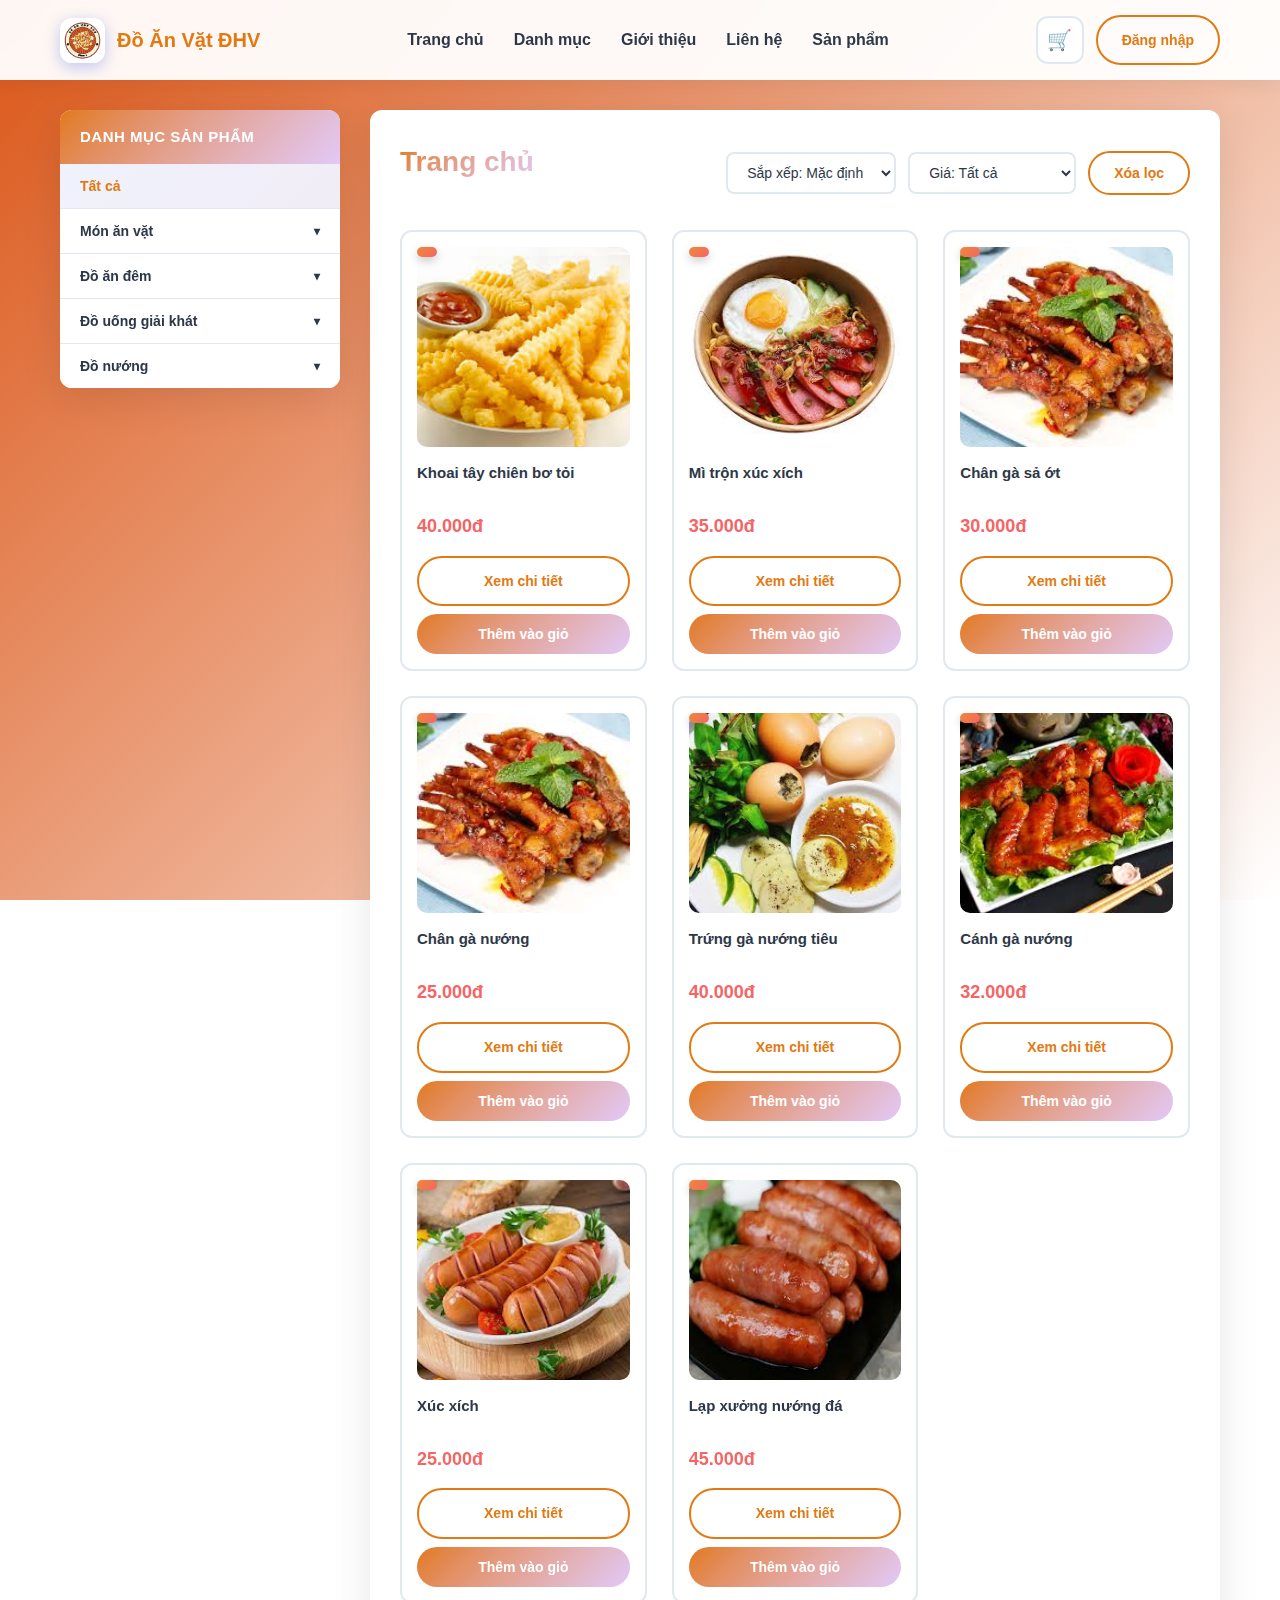
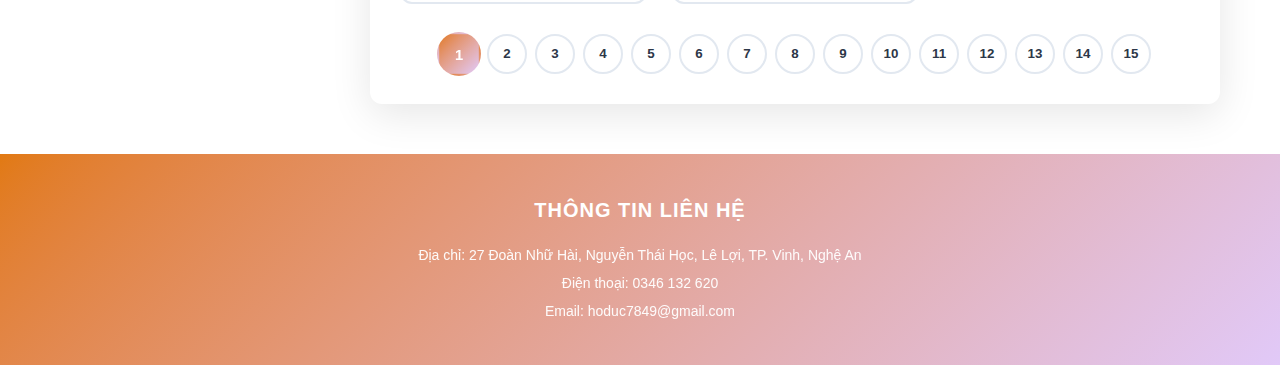
<file: index.html>
<!DOCTYPE html>
<html lang="vi">
  <head>
    <meta charset="UTF-8" />
    <title>Trang chủ - Đồ ăn vặt</title>
    <link rel="stylesheet" href="css/doan.css" />
  </head>
  <body>
    <header class="header">
      <div class="container">
        <div class="topbar">
          <a class="brand" href="index.html">
            <img
              class="brand__logo"
              src="images/logo.jpg"
              alt="Logo Đồ Ăn Vặt ĐHV"
            />
            <span>Đồ Ăn Vặt ĐHV</span>
          </a>

          <nav class="nav">
            <a data-nav href="index.html">Trang chủ</a>
            <a href="category.html?cat=ALL">Danh mục</a>
            <a data-nav href="about.html">Giới thiệu</a>
            <a data-nav href="contact.html">Liên hệ</a>
            <a data-nav href="product-detail.html">Sản phẩm</a>
          </nav>

          <div class="actions">
            <a class="icon-btn" href="cart.html" aria-label="Giỏ hàng">
              🛒
              <span class="badge hidden" id="cartCount">0</span>
            </a>
            <a class="btn btn--ghost" id="authLink" href="login.html"
              >Đăng nhập</a
            >
            <button class="menu-btn" data-menu-btn aria-label="Menu">☰</button>
          </div>
        </div>

        <div class="mobile-nav" data-mobile-nav>
          <a data-nav href="index.html">Trang chủ</a>
          <a data-nav href="about.html">Giới thiệu</a>
          <a data-nav href="contact.html">Liên hệ</a>
          <a data-nav href="product-detail.html">Sản phẩm</a>
          <a data-nav href="cart.html">Giỏ hàng</a>
          <a data-nav href="login.html">Đăng nhập</a>
        </div>
      </div>
    </header>

    <main class="main-wrapper">
      <aside class="sidebar">
        <h2 class="sidebar-title">DANH MỤC SẢN PHẨM</h2>

        <ul class="category-list" id="categoryList">
          <li class="category-item active">
            <button class="category-header" data-category="ALL" type="button">
              Tất cả
            </button>
          </li>

          <li class="category-item">
            <button
              class="category-header has-sub"
              data-category="Ăn vặt"
              type="button"
            >
              Món ăn vặt <span class="arrow">▾</span>
            </button>
            <ul class="subcategory-list">
              <li data-category="Ăn vặt" data-sub="Bim bim">Bim bim</li>
              <li data-category="Ăn vặt" data-sub="Khoai chiên">Khoai chiên</li>
              <li data-category="Ăn vặt" data-sub="Gà rán">Gà rán</li>
            </ul>
          </li>

          <li class="category-item">
            <button class="category-header has-sub" type="button">
              Đồ ăn đêm <span class="arrow">▾</span>
            </button>
            <ul class="subcategory-list">
              <li data-category="Ăn đêm" data-sub="Mì cay">Mì cay</li>
              <li data-category="Ăn đêm" data-sub="Lẩu">Lẩu</li>
              <li data-category="Ăn đêm" data-sub="Bún phở">Bún phở</li>
            </ul>
          </li>

          <li class="category-item">
            <button
              class="category-header has-sub"
              data-category="Đồ uống"
              type="button"
            >
              Đồ uống giải khát <span class="arrow">▾</span>
            </button>
            <ul class="subcategory-list">
              <li data-category="Đồ uống" data-sub="Trà sữa">Trà sữa</li>
              <li data-category="Đồ uống" data-sub="Sinh tố">Sinh tố</li>
              <li data-category="Đồ uống" data-sub="Nước ép">Nước ép</li>
            </ul>
          </li>

          <li class="category-item">
            <button
              class="category-header has-sub"
              data-category="Đồ nướng"
              type="button"
            >
              Đồ nướng <span class="arrow">▾</span>
            </button>
            <ul class="subcategory-list">
              <li data-category="Đồ nướng" data-sub="Thịt xiên">Thịt xiên</li>
              <li data-category="Đồ nướng" data-sub="Hải sản nướng">
                Hải sản nướng
              </li>
              <li data-category="Đồ nướng" data-sub="BBQ">BBQ tổng hợp</li>
            </ul>
          </li>
        </ul>
      </aside>

      <section class="content">
        <div class="content-head">
          <h1 class="page-title">Trang chủ</h1>

          <div class="toolbar">
            <select id="sortSelect" class="select">
              <option value="default">Sắp xếp: Mặc định</option>
              <option value="price_asc">Giá: Thấp → Cao</option>
              <option value="price_desc">Giá: Cao → Thấp</option>
              <option value="name_asc">Tên: A → Z</option>
            </select>

            <select id="priceFilter" class="select">
              <option value="ALL">Giá: Tất cả</option>
              <option value="0-20000">Dưới 20.000đ</option>
              <option value="20000-30000">20.000đ - 30.000đ</option>
              <option value="30000-50000">30.000đ - 50.000đ</option>
              <option value="50000-9999999">Trên 50.000đ</option>
            </select>

            <button id="clearFilter" class="btn-outline" type="button">
              Xóa lọc
            </button>
          </div>
        </div>

        <div class="product-grid" id="productGrid"></div>

        <div class="pagination" id="pagination"></div>
      </section>
    </main>

    <footer class="footer">
      <h2 class="footer-title">THÔNG TIN LIÊN HỆ</h2>
      <ul class="footer-info">
        <li>
          Địa chỉ: 27 Đoàn Nhữ Hài, Nguyễn Thái Học, Lê Lợi, TP. Vinh, Nghệ An
        </li>
        <li>Điện thoại: 0346 132 620</li>
        <li>Email: hoduc7849@gmail.com</li>
      </ul>
    </footer>
    <script src="js/doan.js"></script>
  </body>
</html>
</file>
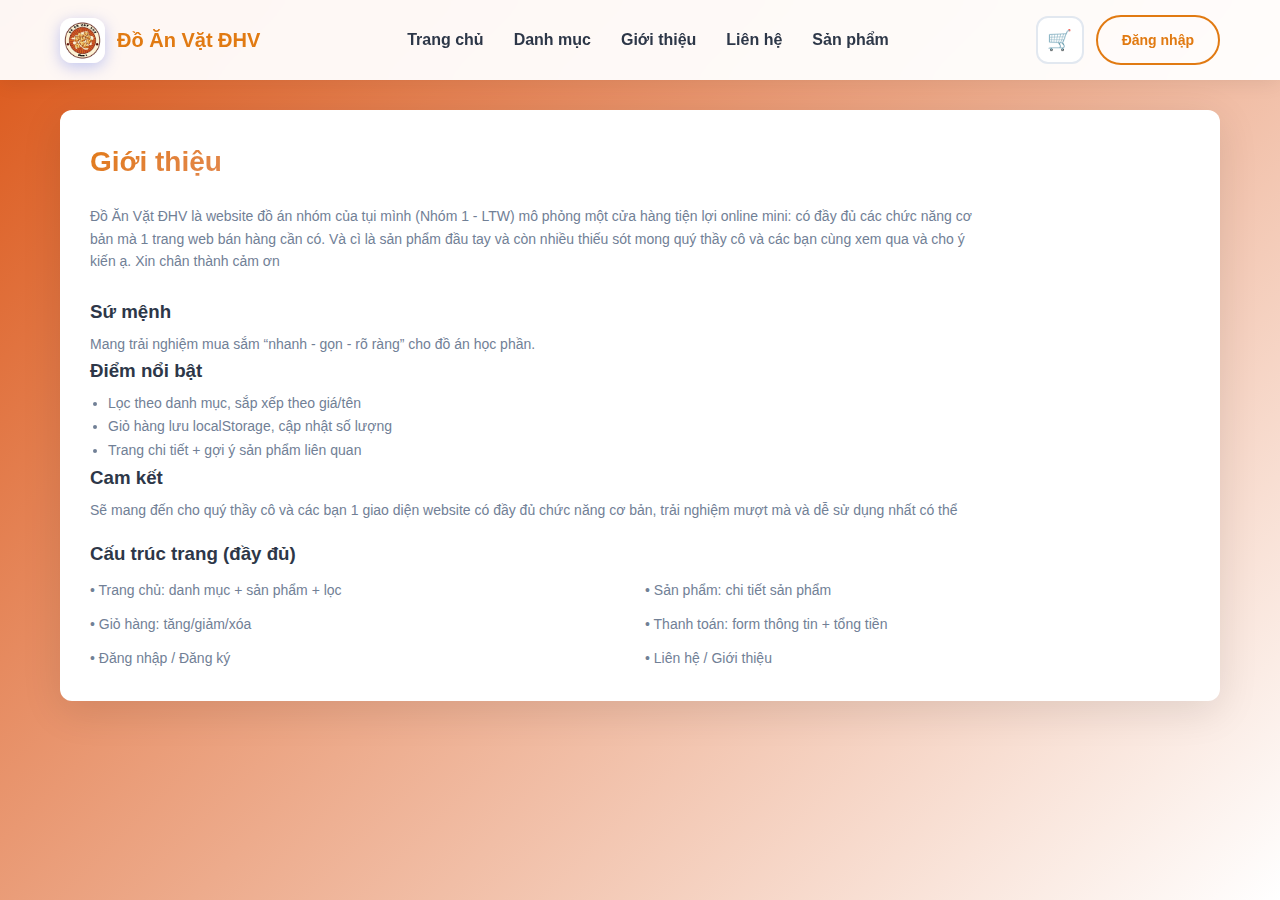
<file: about.html>
<!DOCTYPE html>
<html lang="vi">
  <head>
    <meta charset="UTF-8" />
    <title>Giới thiệu</title>
    <link rel="stylesheet" href="css/doan.css" />
  </head>
  <body>
    <header class="header">
      <div class="container">
        <div class="topbar">
          <a class="brand" href="index.html">
            <img
              class="brand__logo"
              src="images/logo.jpg"
              alt="Logo Đồ Ăn Vặt ĐHV"
            />
            <span>Đồ Ăn Vặt ĐHV</span>
          </a>

          <nav class="nav">
            <a data-nav href="index.html">Trang chủ</a>
            <a href="category.html?cat=ALL">Danh mục</a>
            <a data-nav href="about.html">Giới thiệu</a>
            <a data-nav href="contact.html">Liên hệ</a>
            <a data-nav href="product-detail.html">Sản phẩm</a>
          </nav>

          <div class="actions">
            <a class="icon-btn" href="cart.html" aria-label="Giỏ hàng">
              🛒
              <span class="badge hidden" id="cartCount">0</span>
            </a>
            <a class="btn btn--ghost" id="authLink" href="login.html"
              >Đăng nhập</a
            >
            <button class="menu-btn" data-menu-btn aria-label="Menu">☰</button>
          </div>
        </div>

        <div class="mobile-nav" data-mobile-nav>
          <a data-nav href="index.html">Trang chủ</a>
          <a data-nav href="about.html">Giới thiệu</a>
          <a data-nav href="contact.html">Liên hệ</a>
          <a data-nav href="product-detail.html">Sản phẩm</a>
          <a data-nav href="cart.html">Giỏ hàng</a>
          <a data-nav href="login.html">Đăng nhập</a>
        </div>
      </div>
    </header>

    <main class="main-wrapper" style="grid-template-columns: 1fr">
      <section class="content">
        <h1 class="page-title">Giới thiệu</h1>

        <div class="content-head">
          <p class="muted" style="margin: 0; max-width: 900px">
            Đồ Ăn Vặt ĐHV là website đồ án nhóm của tụi mình (Nhóm 1 - LTW) mô
            phỏng một cửa hàng tiện lợi online mini: có đầy đủ các chức năng cơ
            bản mà 1 trang web bán hàng cần có. Và cì là sản phẩm đầu tay và còn
            nhiều thiếu sót mong quý thầy cô và các bạn cùng xem qua và cho ý
            kiến ạ. Xin chân thành cảm ơn
          </p>
        </div>

        <div class="grid-products" style="margin-top: 14px">
          <article class="card">
            <div class="card__body">
              <h3 style="margin: 0 0 6px">Sứ mệnh</h3>
              <p class="muted" style="margin: 0">
                Mang trải nghiệm mua sắm “nhanh - gọn - rõ ràng” cho đồ án học
                phần.
              </p>
            </div>
          </article>
          <article class="card">
            <div class="card__body">
              <h3 style="margin: 0 0 6px">Điểm nổi bật</h3>
              <ul
                class="muted"
                style="margin: 0; padding-left: 18px; line-height: 1.7"
              >
                <li>Lọc theo danh mục, sắp xếp theo giá/tên</li>
                <li>Giỏ hàng lưu localStorage, cập nhật số lượng</li>
                <li>Trang chi tiết + gợi ý sản phẩm liên quan</li>
              </ul>
            </div>
          </article>
          <article class="card">
            <div class="card__body">
              <h3 style="margin: 0 0 6px">Cam kết</h3>
              <p class="muted" style="margin: 0">
                Sẽ mang đến cho quý thầy cô và các bạn 1 giao diện website có
                đầy đủ chức năng cơ bản, trải nghiệm mượt mà và dễ sử dụng nhất
                có thể
              </p>
            </div>
          </article>
        </div>

        <div style="margin-top: 18px" class="card">
          <div class="card__body">
            <h3 style="margin: 0 0 10px">Cấu trúc trang (đầy đủ)</h3>
            <div
              class="muted"
              style="
                display: grid;
                grid-template-columns: repeat(2, minmax(0, 1fr));
                gap: 10px;
                line-height: 1.7;
              "
            >
              <div>• Trang chủ: danh mục + sản phẩm + lọc</div>
              <div>• Sản phẩm: chi tiết sản phẩm</div>
              <div>• Giỏ hàng: tăng/giảm/xóa</div>
              <div>• Thanh toán: form thông tin + tổng tiền</div>
              <div>• Đăng nhập / Đăng ký</div>
              <div>• Liên hệ / Giới thiệu</div>
            </div>
          </div>
        </div>
      </section>
    </main>

    <script src="js/doan.js"></script>
  </body>
</html>
</file>
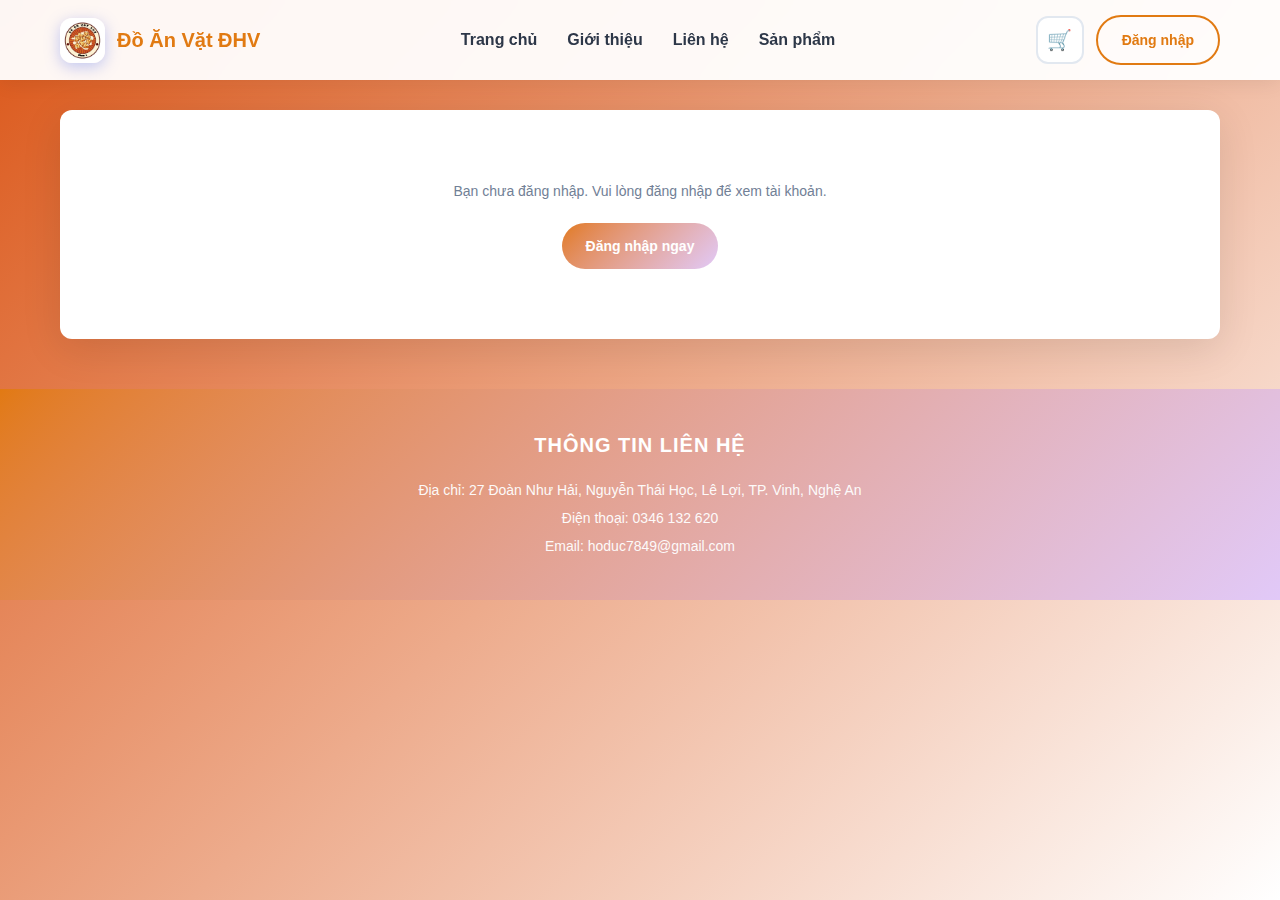
<file: account.html>
<!DOCTYPE html>
<html lang="vi">
  <head>
    <meta charset="UTF-8" />
    <meta name="viewport" content="width=device-width, initial-scale=1.0" />
    <title>Tài khoản cá nhân</title>
    <link rel="stylesheet" href="css/doan.css" />
  </head>
  <body>
    <header class="header">
      <div class="container">
        <div class="topbar">
          <a class="brand" href="index.html">
            <img
              class="brand__logo"
              src="images/logo.jpg"
              alt="Logo Đồ Ăn Vặt ĐHV"
            />
            <span>Đồ Ăn Vặt ĐHV</span>
          </a>

          <nav class="nav">
            <a data-nav href="index.html">Trang chủ</a>
            <a data-nav href="about.html">Giới thiệu</a>
            <a data-nav href="contact.html">Liên hệ</a>
            <a data-nav href="product-detail.html">Sản phẩm</a>
          </nav>

          <div class="actions">
            <a class="icon-btn" href="cart.html" aria-label="Giỏ hàng">
              🛒
              <span class="badge hidden" id="cartCount">0</span>
            </a>
            <a class="btn btn--ghost" href="account.html" id="authLink"
              >Tài khoản</a
            >
            <button class="menu-btn" data-menu-btn aria-label="Menu">☰</button>
          </div>
        </div>

        <div class="mobile-nav" data-mobile-nav>
          <a data-nav href="index.html">Trang chủ</a>
          <a data-nav href="about.html">Giới thiệu</a>
          <a data-nav href="contact.html">Liên hệ</a>
          <a data-nav href="product-detail.html">Sản phẩm</a>
          <a data-nav href="cart.html">Giỏ hàng</a>
          <a data-nav href="account.html">Tài khoản</a>
        </div>
      </div>
    </header>

    <main class="main-wrapper" style="grid-template-columns: 1fr">
      <section class="content">
        <div id="accountPage">
          <h1>Tài khoản cá nhân</h1>
          <p>Chào mừng bạn đến với trang tài khoản cá nhân của chúng tôi!</p>
        </div>
      </section>
    </main>

    <footer class="footer">
      <h2 class="footer-title">THÔNG TIN LIÊN HỆ</h2>
      <ul class="footer-info">
        <li>
          Địa chỉ: 27 Đoàn Như Hải, Nguyễn Thái Học, Lê Lợi, TP. Vinh, Nghệ An
        </li>
        <li>Điện thoại: 0346 132 620</li>
        <li>Email: hoduc7849@gmail.com</li>
      </ul>
    </footer>

    <script src="js/doan.js"></script>
  </body>
</html>
</file>
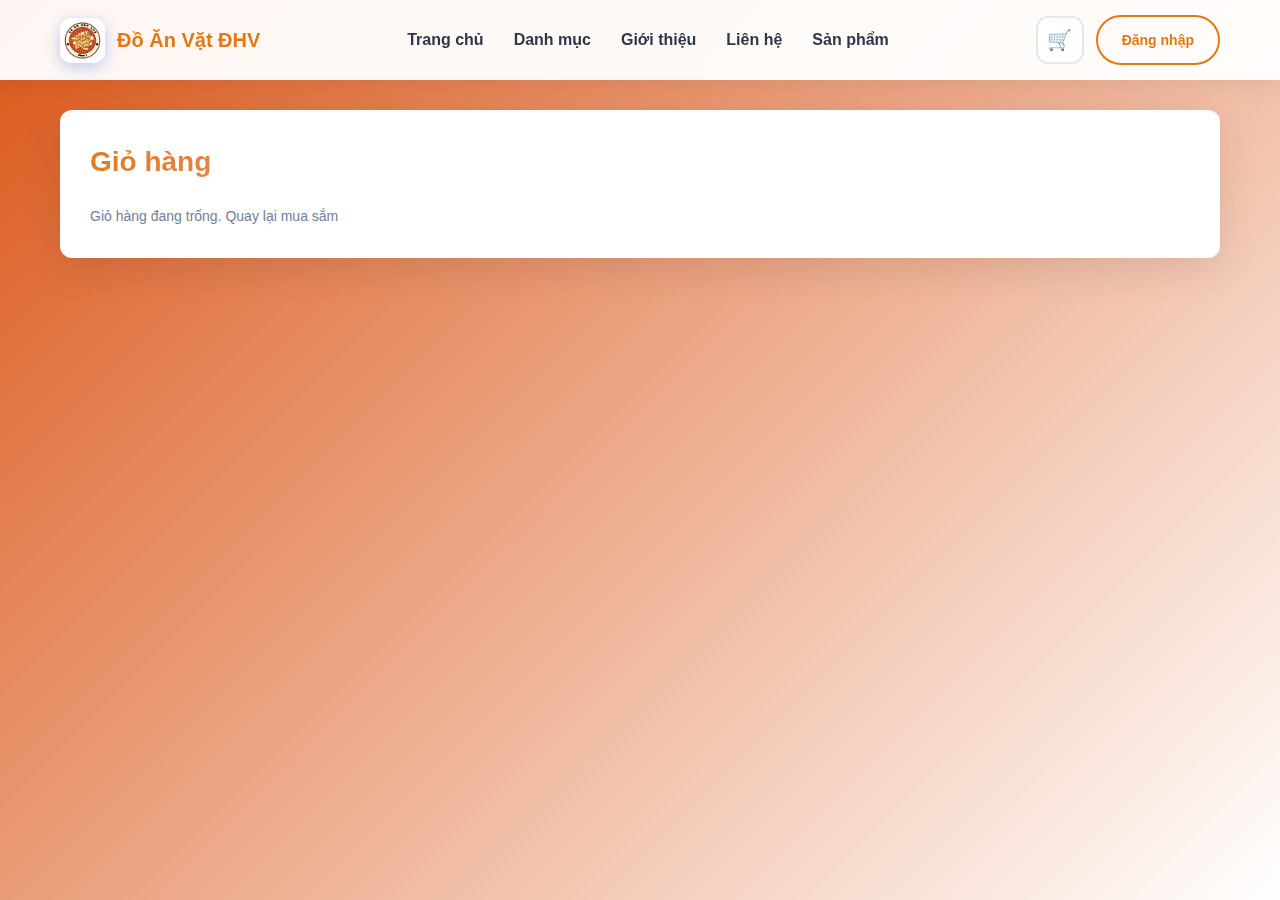
<file: cart.html>
<!DOCTYPE html>
<html lang="vi">
  <head>
    <meta charset="UTF-8" />
    <title>Giỏ hàng</title>
    <link rel="stylesheet" href="css/doan.css" />
  </head>
  <body>
    <header class="header">
      <div class="container">
        <div class="topbar">
          <a class="brand" href="index.html">
            <img
              class="brand__logo"
              src="images/logo.jpg"
              alt="Logo Đồ Ăn Vặt ĐHV"
            />
            <span>Đồ Ăn Vặt ĐHV</span>
          </a>

          <nav class="nav">
            <a data-nav href="index.html">Trang chủ</a>
            <a href="category.html?cat=ALL">Danh mục</a>
            <a data-nav href="about.html">Giới thiệu</a>
            <a data-nav href="contact.html">Liên hệ</a>
            <a data-nav href="product-detail.html">Sản phẩm</a>
          </nav>

          <div class="actions">
            <a class="icon-btn" href="cart.html" aria-label="Giỏ hàng">
              🛒
              <span class="badge hidden" id="cartCount">0</span>
            </a>
            <a class="btn btn--ghost" id="authLink" href="login.html"
              >Đăng nhập</a
            >
            <button class="menu-btn" data-menu-btn aria-label="Menu">☰</button>
          </div>
        </div>

        <div class="mobile-nav" data-mobile-nav>
          <a data-nav href="index.html">Trang chủ</a>
          <a data-nav href="about.html">Giới thiệu</a>
          <a data-nav href="contact.html">Liên hệ</a>
          <a data-nav href="product-detail.html">Sản phẩm</a>
          <a data-nav href="cart.html">Giỏ hàng</a>
          <a data-nav href="login.html">Đăng nhập</a>
        </div>
      </div>
    </header>

    <main class="main-wrapper" style="grid-template-columns: 1fr">
      <section class="content">
        <h1 class="page-title">Giỏ hàng</h1>
        <div id="cartPage"></div>
      </section>
    </main>
    <script src="js/doan.js"></script>
  </body>
</html>
</file>
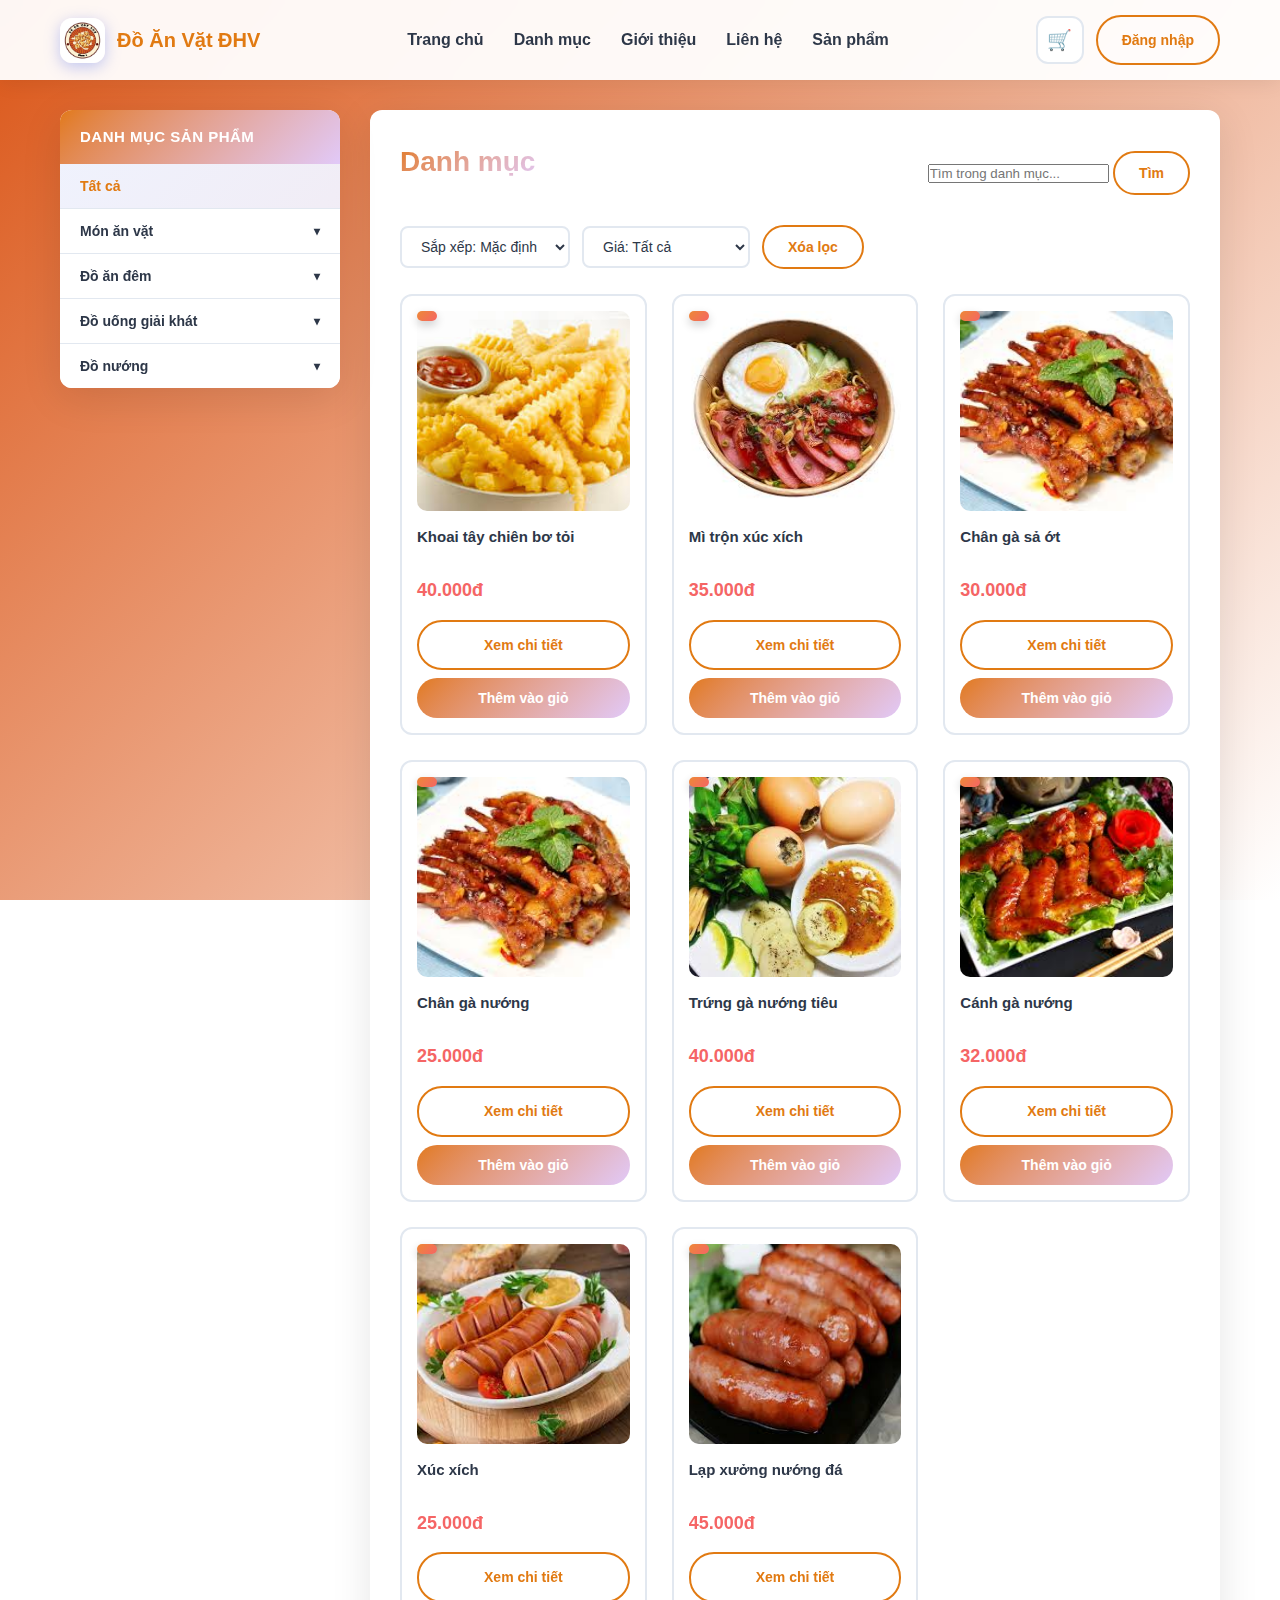
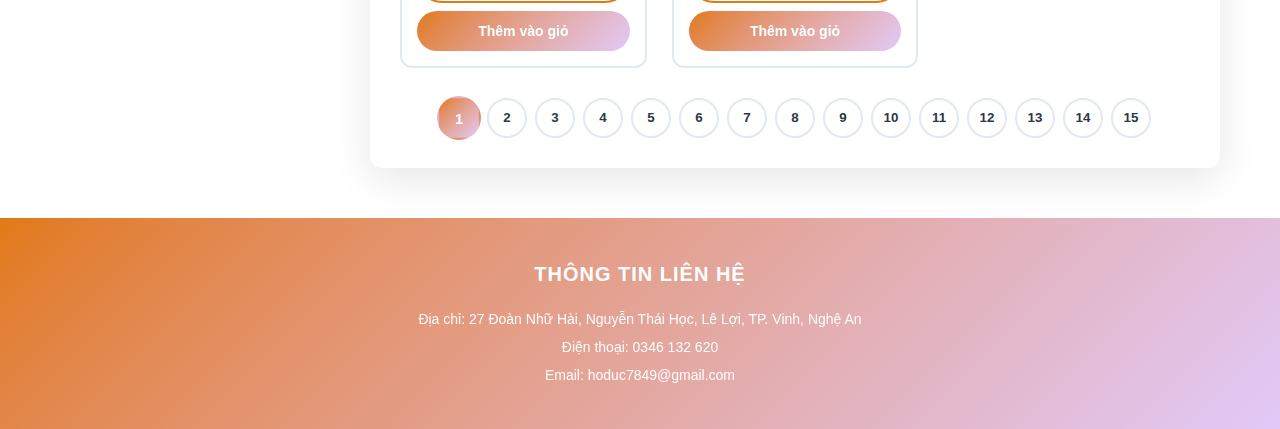
<file: category.html>
<!DOCTYPE html>
<html lang="vi">
  <head>
    <meta charset="UTF-8" />
    <title>Danh mục sản phẩm</title>
    <link rel="stylesheet" href="css/doan.css" />
  </head>
  <body data-page="category">
    <header class="header">
      <div class="container">
        <div class="topbar">
          <a class="brand" href="index.html">
            <img
              class="brand__logo"
              src="images/logo.jpg"
              alt="Logo Đồ Ăn Vặt ĐHV"
            />
            <span>Đồ Ăn Vặt ĐHV</span>
          </a>

          <nav class="nav">
            <a data-nav href="index.html">Trang chủ</a>
            <a href="category.html?cat=ALL">Danh mục</a>
            <a data-nav href="about.html">Giới thiệu</a>
            <a data-nav href="contact.html">Liên hệ</a>
            <a data-nav href="product-detail.html">Sản phẩm</a>
          </nav>

          <div class="actions">
            <a class="icon-btn" href="cart.html" aria-label="Giỏ hàng">
              🛒
              <span class="badge hidden" id="cartCount">0</span>
            </a>
            <a class="btn btn--ghost" id="authLink" href="login.html"
              >Đăng nhập</a
            >
            <button class="menu-btn" data-menu-btn aria-label="Menu">☰</button>
          </div>
        </div>

        <div class="mobile-nav" data-mobile-nav>
          <a data-nav href="index.html">Trang chủ</a>
          <a data-nav href="about.html">Giới thiệu</a>
          <a data-nav href="contact.html">Liên hệ</a>
          <a data-nav href="product-detail.html">Sản phẩm</a>
          <a data-nav href="cart.html">Giỏ hàng</a>
          <a data-nav href="login.html">Đăng nhập</a>
        </div>
      </div>
    </header>

    <main class="main-wrapper">
      <aside class="sidebar">
        <h2 class="sidebar-title">DANH MỤC SẢN PHẨM</h2>

        <ul class="category-list" id="categoryList">
          <li class="category-item active">
            <button class="category-header" data-category="ALL" type="button">
              Tất cả
            </button>
          </li>

          <li class="category-item">
            <button
              class="category-header has-sub"
              data-category="Ăn vặt"
              type="button"
            >
              Món ăn vặt <span class="arrow">▾</span>
            </button>
            <ul class="subcategory-list">
              <li data-category="Ăn vặt" data-sub="Bim bim">Bim bim</li>
              <li data-category="Ăn vặt" data-sub="Khoai chiên">Khoai chiên</li>
              <li data-category="Ăn vặt" data-sub="Gà rán">Gà rán</li>
            </ul>
          </li>

          <li class="category-item">
            <button class="category-header has-sub" type="button">
              Đồ ăn đêm <span class="arrow">▾</span>
            </button>
            <ul class="subcategory-list">
              <li data-category="Ăn đêm" data-sub="Mì cay">Mì cay</li>
              <li data-category="Ăn đêm" data-sub="Lẩu">Lẩu</li>
              <li data-category="Ăn đêm" data-sub="Bún phở">Bún phở</li>
            </ul>
          </li>

          <li class="category-item">
            <button
              class="category-header has-sub"
              data-category="Đồ uống"
              type="button"
            >
              Đồ uống giải khát <span class="arrow">▾</span>
            </button>
            <ul class="subcategory-list">
              <li data-category="Đồ uống" data-sub="Trà sữa">Trà sữa</li>
              <li data-category="Đồ uống" data-sub="Sinh tố">Sinh tố</li>
              <li data-category="Đồ uống" data-sub="Nước ép">Nước ép</li>
            </ul>
          </li>

          <li class="category-item">
            <button
              class="category-header has-sub"
              data-category="Đồ nướng"
              type="button"
            >
              Đồ nướng <span class="arrow">▾</span>
            </button>
            <ul class="subcategory-list">
              <li data-category="Đồ nướng" data-sub="Thịt xiên">Thịt xiên</li>
              <li data-category="Đồ nướng" data-sub="Hải sản nướng">
                Hải sản nướng
              </li>
              <li data-category="Đồ nướng" data-sub="BBQ">BBQ tổng hợp</li>
            </ul>
          </li>
        </ul>
      </aside>

      <section class="content">
        <div class="content-head">
          <h1 class="page-title" id="categoryTitle">Danh mục</h1>

          <nav class="breadcrumb" id="breadcrumb"></nav>

          <div class="searchbar">
            <input
              id="searchInput"
              class="input"
              placeholder="Tìm trong danh mục..."
            />
            <button id="searchBtn" class="btn-outline" type="button">
              Tìm
            </button>
          </div>

          <div class="toolbar">
            <select id="sortSelect" class="select">
              <option value="default">Sắp xếp: Mặc định</option>
              <option value="price_asc">Giá: Thấp → Cao</option>
              <option value="price_desc">Giá: Cao → Thấp</option>
              <option value="name_asc">Tên: A → Z</option>
            </select>

            <select id="priceFilter" class="select">
              <option value="ALL">Giá: Tất cả</option>
              <option value="0-20000">Dưới 20.000đ</option>
              <option value="20000-30000">20.000đ - 30.000đ</option>
              <option value="30000-50000">30.000đ - 50.000đ</option>
              <option value="50000-9999999">Trên 50.000đ</option>
            </select>

            <button id="clearFilter" class="btn-outline" type="button">
              Xóa lọc
            </button>
          </div>
        </div>

        <div class="product-grid" id="productGrid"></div>

        <div class="pagination" id="pagination"></div>
      </section>
    </main>

    <footer class="footer">
      <h2 class="footer-title">THÔNG TIN LIÊN HỆ</h2>
      <ul class="footer-info">
        <li>
          Địa chỉ: 27 Đoàn Nhữ Hài, Nguyễn Thái Học, Lê Lợi, TP. Vinh, Nghệ An
        </li>
        <li>Điện thoại: 0346 132 620</li>
        <li>Email: hoduc7849@gmail.com</li>
      </ul>
    </footer>
    <script src="js/doan.js"></script>
  </body>
</html>
</file>
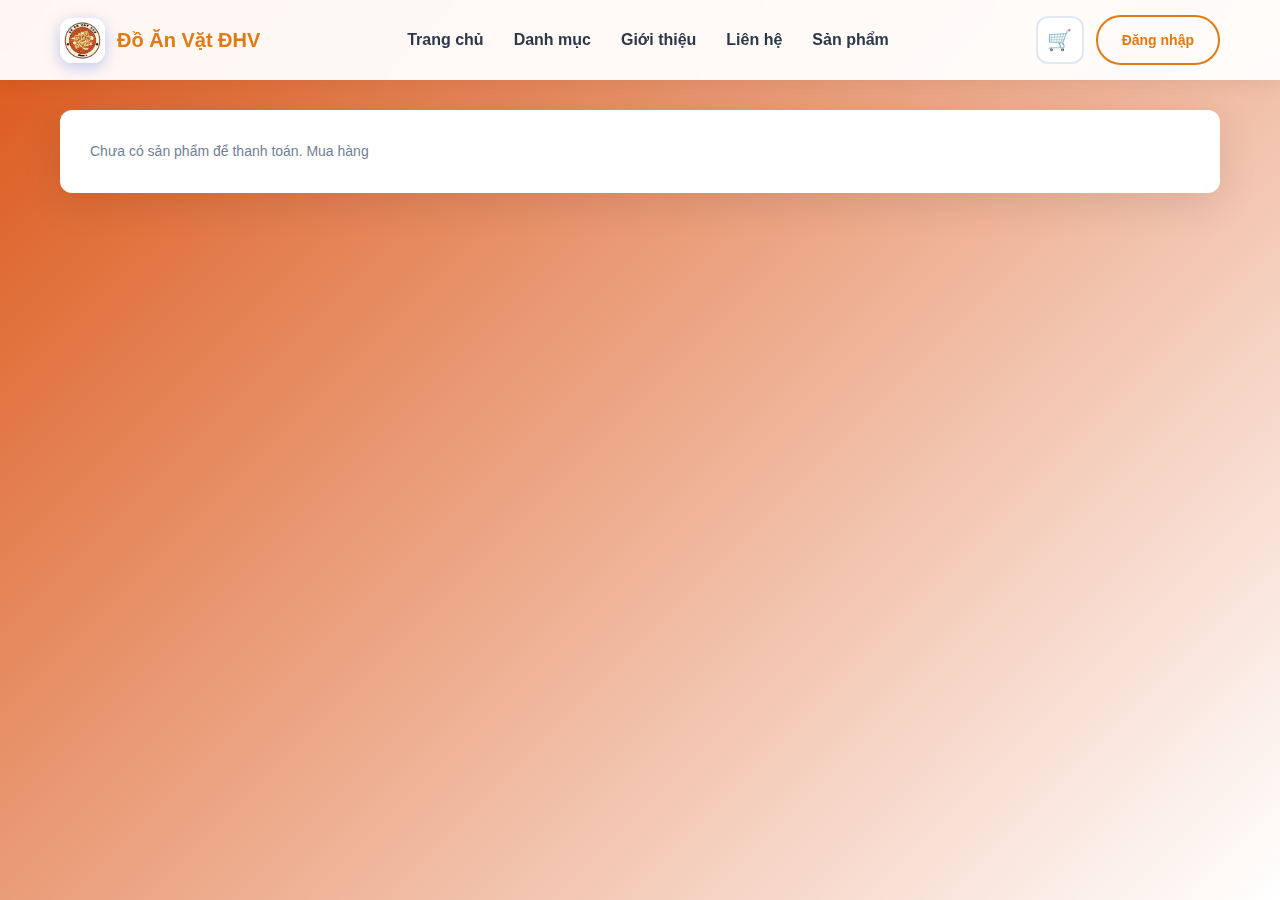
<file: checkout.html>
<!DOCTYPE html>
<html lang="vi">
  <head>
    <meta charset="UTF-8" />
    <title>Thanh toán</title>
    <link rel="stylesheet" href="css/doan.css" />
  </head>
  <body>
    <header class="header">
      <div class="container">
        <div class="topbar">
          <a class="brand" href="index.html">
            <img
              class="brand__logo"
              src="images/logo.jpg"
              alt="Logo Đồ Ăn Vặt ĐHV"
            />
            <span>Đồ Ăn Vặt ĐHV</span>
          </a>

          <nav class="nav">
            <a data-nav href="index.html">Trang chủ</a>
            <a href="category.html?cat=ALL">Danh mục</a>
            <a data-nav href="about.html">Giới thiệu</a>
            <a data-nav href="contact.html">Liên hệ</a>
            <a data-nav href="product-detail.html">Sản phẩm</a>
          </nav>

          <div class="actions">
            <a class="icon-btn" href="cart.html" aria-label="Giỏ hàng">
              🛒
              <span class="badge hidden" id="cartCount">0</span>
            </a>
            <a class="btn btn--ghost" id="authLink" href="login.html"
              >Đăng nhập</a
            >
            <button class="menu-btn" data-menu-btn aria-label="Menu">☰</button>
          </div>
        </div>

        <div class="mobile-nav" data-mobile-nav>
          <a data-nav href="index.html">Trang chủ</a>
          <a data-nav href="about.html">Giới thiệu</a>
          <a data-nav href="contact.html">Liên hệ</a>
          <a data-nav href="product-detail.html">Sản phẩm</a>
          <a data-nav href="cart.html">Giỏ hàng</a>
          <a data-nav href="login.html">Đăng nhập</a>
        </div>
      </div>
    </header>

    <main class="main-wrapper" style="grid-template-columns: 1fr">
      <section class="content">
        <div id="checkoutPage"></div>
      </section>
    </main>

    <script src="js/doan.js"></script>
  </body>
</html>
</file>
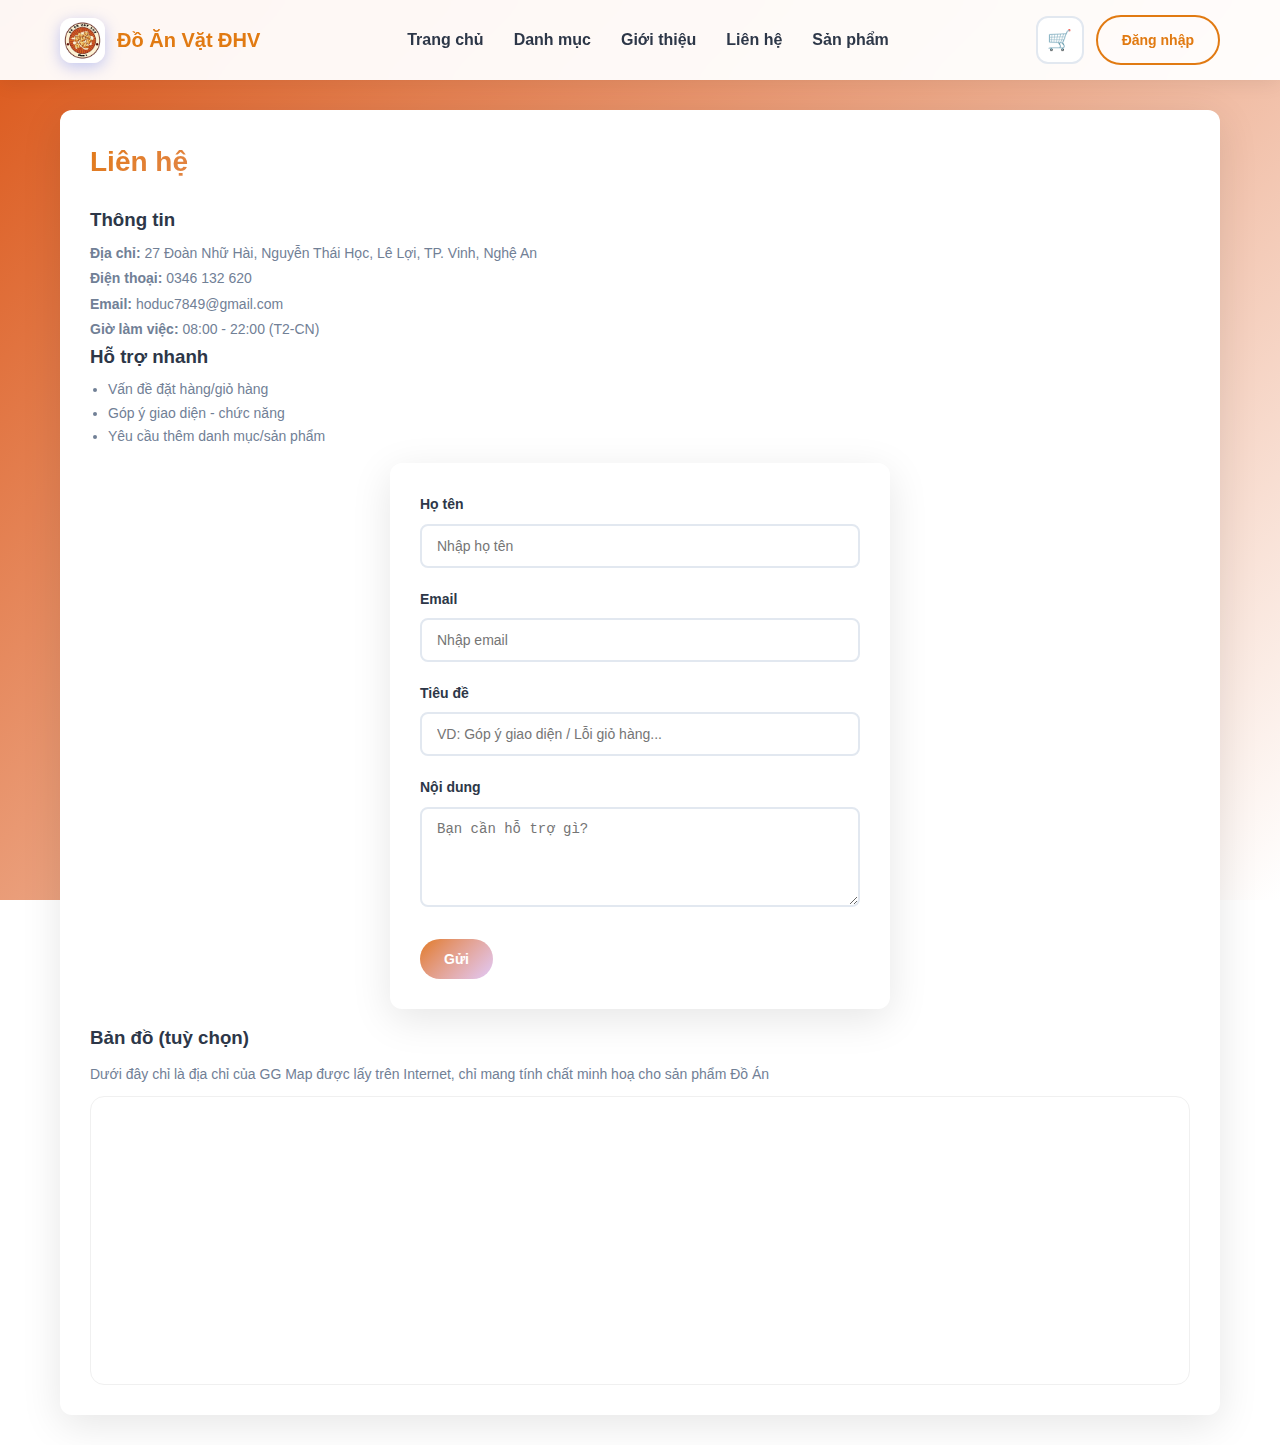
<file: contact.html>
<!DOCTYPE html>
<html lang="vi">
  <head>
    <meta charset="UTF-8" />
    <title>Liên hệ</title>
    <link rel="stylesheet" href="css/doan.css" />
  </head>
  <body>
    <header class="header">
      <div class="container">
        <div class="topbar">
          <a class="brand" href="index.html">
            <img
              class="brand__logo"
              src="images/logo.jpg"
              alt="Logo Đồ Ăn Vặt ĐHV"
            />
            <span>Đồ Ăn Vặt ĐHV</span>
          </a>

          <nav class="nav">
            <a data-nav href="index.html">Trang chủ</a>
            <a href="category.html?cat=ALL">Danh mục</a>
            <a data-nav href="about.html">Giới thiệu</a>
            <a data-nav href="contact.html">Liên hệ</a>
            <a data-nav href="product-detail.html">Sản phẩm</a>
          </nav>

          <div class="actions">
            <a class="icon-btn" href="cart.html" aria-label="Giỏ hàng">
              🛒
              <span class="badge hidden" id="cartCount">0</span>
            </a>
            <a class="btn btn--ghost" id="authLink" href="login.html"
              >Đăng nhập</a
            >
            <button class="menu-btn" data-menu-btn aria-label="Menu">☰</button>
          </div>
        </div>

        <div class="mobile-nav" data-mobile-nav>
          <a data-nav href="index.html">Trang chủ</a>
          <a data-nav href="about.html">Giới thiệu</a>
          <a data-nav href="contact.html">Liên hệ</a>
          <a data-nav href="product-detail.html">Sản phẩm</a>
          <a data-nav href="cart.html">Giỏ hàng</a>
          <a data-nav href="login.html">Đăng nhập</a>
        </div>
      </div>
    </header>

    <main class="main-wrapper" style="grid-template-columns: 1fr">
      <section class="content">
        <h1 class="page-title">Liên hệ</h1>

        <div class="grid-products" style="margin-bottom: 14px">
          <article class="card">
            <div class="card__body">
              <h3 style="margin: 0 0 6px">Thông tin</h3>
              <div class="muted" style="line-height: 1.8">
                <div>
                  <b>Địa chỉ:</b> 27 Đoàn Nhữ Hài, Nguyễn Thái Học, Lê Lợi, TP.
                  Vinh, Nghệ An
                </div>
                <div><b>Điện thoại:</b> 0346 132 620</div>
                <div><b>Email:</b> hoduc7849@gmail.com</div>
                <div><b>Giờ làm việc:</b> 08:00 - 22:00 (T2-CN)</div>
              </div>
            </div>
          </article>

          <article class="card">
            <div class="card__body">
              <h3 style="margin: 0 0 6px">Hỗ trợ nhanh</h3>
              <ul
                class="muted"
                style="margin: 0; padding-left: 18px; line-height: 1.7"
              >
                <li>Vấn đề đặt hàng/giỏ hàng</li>
                <li>Góp ý giao diện - chức năng</li>
                <li>Yêu cầu thêm danh mục/sản phẩm</li>
              </ul>
            </div>
          </article>
        </div>

        <form
          class="form"
          onsubmit="event.preventDefault(); alert('Đã gửi liên hệ!');"
        >
          <div class="form-row">
            <label>Họ tên</label>
            <input required placeholder="Nhập họ tên" />
          </div>
          <div class="form-row">
            <label>Email</label>
            <input type="email" required placeholder="Nhập email" />
          </div>
          <div class="form-row">
            <label>Tiêu đề</label>
            <input
              required
              placeholder="VD: Góp ý giao diện / Lỗi giỏ hàng..."
            />
          </div>
          <div class="form-row">
            <label>Nội dung</label>
            <textarea required placeholder="Bạn cần hỗ trợ gì?"></textarea>
          </div>
          <div class="form-actions">
            <button class="btn-primary" type="submit">Gửi</button>
          </div>
        </form>

        <div style="margin-top: 14px" class="card">
          <div class="card__body">
            <h3 style="margin: 0 0 10px">Bản đồ (tuỳ chọn)</h3>
            <p class="muted" style="margin: 0 0 10px">
              Dưới đây chỉ là địa chỉ của GG Map được lấy trên Internet, chỉ
              mang tính chất minh hoạ cho sản phẩm Đồ Án
            </p>
            <div
              style="
                border-radius: 14px;
                overflow: hidden;
                border: 1px solid #f0f0f0;
              "
            >
              <iframe
                title="map"
                style="width: 100%; height: 280px; border: 0"
                src="https://www.google.com/maps?q=TP.%20Vinh%20Ngh%E1%BB%87%20An&output=embed"
                loading="lazy"
              ></iframe>
            </div>
          </div>
        </div>
      </section>
    </main>

    <script src="js/doan.js"></script>
  </body>
</html>
</file>
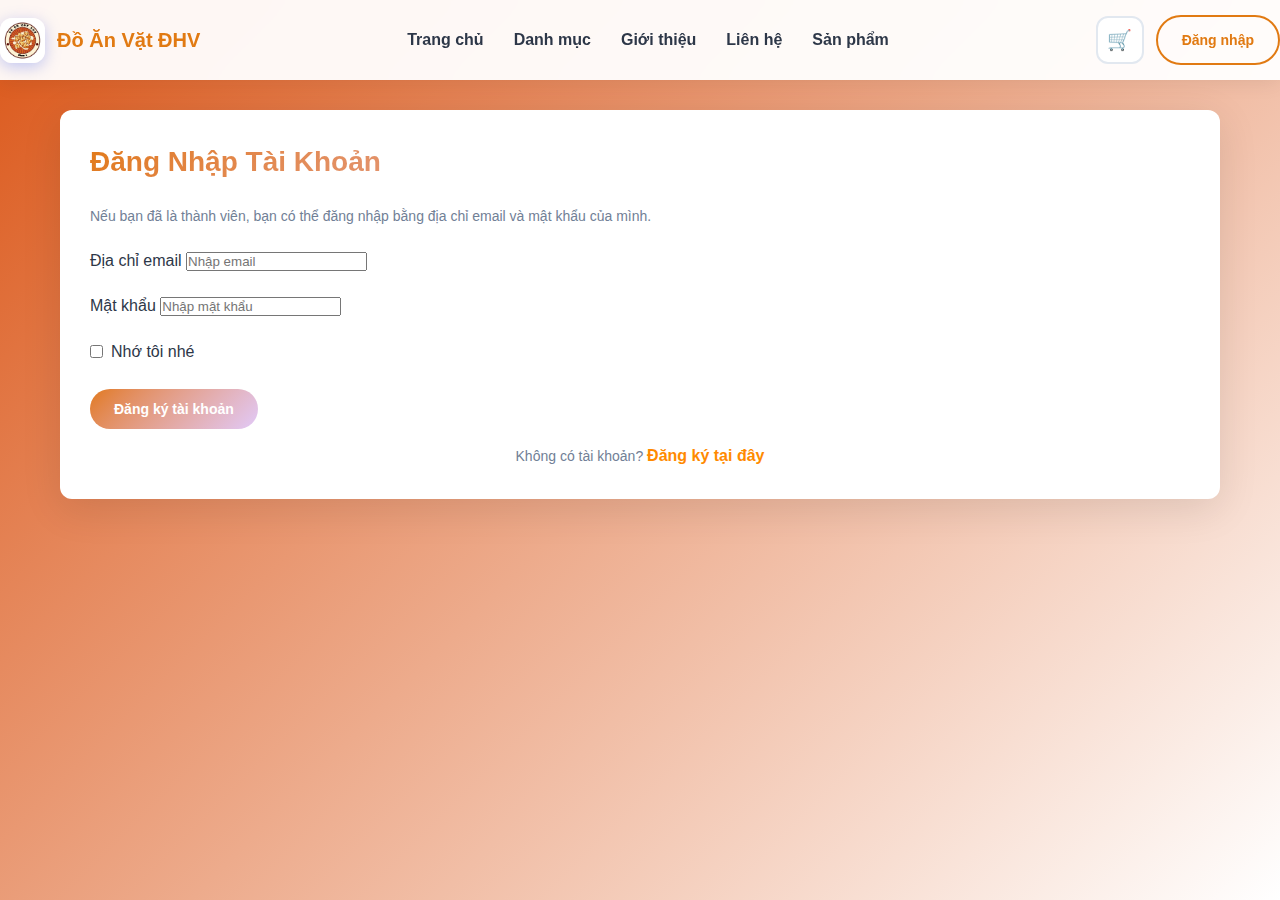
<file: login.html>
<!DOCTYPE html>
<html lang="vi">
  <head>
    <meta charset="UTF-8" />
    <title>Đăng nhập</title>
    <link rel="stylesheet" href="css/doan.css" />
  </head>
  <body>
    <header class="header">
      <div class="container-fluid">
        <div class="topbar">
          <a class="brand" href="index.html">
            <img
              class="brand__logo"
              src="images/logo.jpg"
              alt="Logo Đồ Ăn Vặt ĐHV"
            />
            <span>Đồ Ăn Vặt ĐHV</span>
          </a>

          <nav class="nav">
            <a data-nav href="index.html">Trang chủ</a>
            <a href="category.html?cat=ALL">Danh mục</a>
            <a data-nav href="about.html">Giới thiệu</a>
            <a data-nav href="contact.html">Liên hệ</a>
            <a data-nav href="product-detail.html">Sản phẩm</a>
          </nav>

          <div class="actions">
            <a class="icon-btn" href="cart.html" aria-label="Giỏ hàng">
              🛒
              <span class="badge hidden" id="cartCount">0</span>
            </a>
            <a class="btn btn--ghost" id="authLink" href="login.html"
              >Đăng nhập</a
            >
            <button class="menu-btn" data-menu-btn aria-label="Menu">☰</button>
          </div>
        </div>

        <div class="mobile-nav" data-mobile-nav>
          <a data-nav href="index.html">Trang chủ</a>
          <a data-nav href="about.html">Giới thiệu</a>
          <a data-nav href="contact.html">Liên hệ</a>
          <a data-nav href="product-detail.html">Sản phẩm</a>
          <a data-nav href="cart.html">Giỏ hàng</a>
          <a data-nav href="login.html">Đăng nhập</a>
        </div>
      </div>
    </header>

    <main class="main-wrapper" style="grid-template-columns: 1fr">
      <section class="content">
        <h1 class="page-title">Đăng Nhập Tài Khoản</h1>
        <p class="muted" style="margin-bottom: 20px">
          Nếu bạn đã là thành viên, bạn có thể đăng nhập bằng địa chỉ email và
          mật khẩu của mình.
        </p>

        <form class="form-simple" id="loginForm">
          <div class="form-row">
            <label>Địa chỉ email</label>
            <input
              name="email"
              type="email"
              required
              placeholder="Nhập email"
            />
          </div>
          <div class="form-row">
            <label>Mật khẩu</label>
            <input
              name="pass"
              type="password"
              required
              placeholder="Nhập mật khẩu"
            />
          </div>
          <div
            class="form-row"
            style="display: flex; align-items: center; gap: 8px"
          >
            <input type="checkbox" id="remember" style="width: auto" />
            <label for="remember" style="margin: 0">Nhớ tôi nhé</label>
          </div>
          <div class="form-actions">
            <button class="btn-primary" type="submit">Đăng ký tài khoản</button>
          </div>
          <div style="text-align: center; margin-top: 14px">
            <span class="muted">Không có tài khoản? </span>
            <a href="register.html" style="color: #ff8a00; font-weight: 700"
              >Đăng ký tại đây</a
            >
          </div>
        </form>
      </section>
    </main>

    <script src="js/doan.js"></script>
  </body>
</html>
</file>
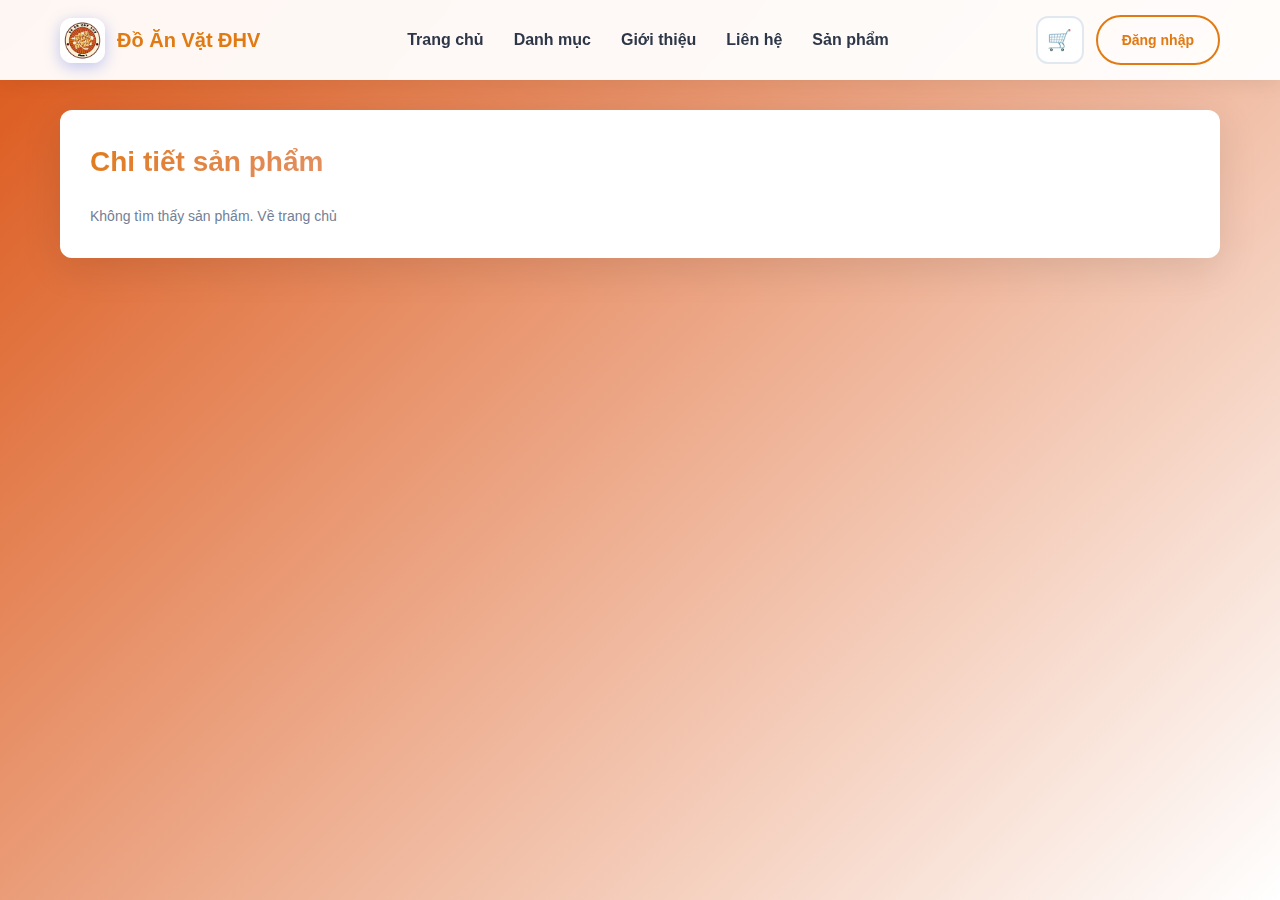
<file: product-detail.html>
<!DOCTYPE html>
<html lang="vi">
  <head>
    <meta charset="UTF-8" />
    <title>Chi tiết sản phẩm</title>
    <link rel="stylesheet" href="css/doan.css" />
  </head>
  <body>
    <header class="header">
      <div class="container">
        <div class="topbar">
          <a class="brand" href="index.html">
            <img
              class="brand__logo"
              src="images/logo.jpg"
              alt="Logo Đồ Ăn Vặt ĐHV"
            />
            <span>Đồ Ăn Vặt ĐHV</span>
          </a>

          <nav class="nav">
            <a data-nav href="index.html">Trang chủ</a>
            <a href="category.html?cat=ALL">Danh mục</a>
            <a data-nav href="about.html">Giới thiệu</a>
            <a data-nav href="contact.html">Liên hệ</a>
            <a data-nav href="product-detail.html">Sản phẩm</a>
          </nav>

          <div class="actions">
            <a class="icon-btn" href="cart.html" aria-label="Giỏ hàng">
              🛒
              <span class="badge hidden" id="cartCount">0</span>
            </a>
            <a class="btn btn--ghost" id="authLink" href="login.html"
              >Đăng nhập</a
            >
            <button class="menu-btn" data-menu-btn aria-label="Menu">☰</button>
          </div>
        </div>

        <div class="mobile-nav" data-mobile-nav>
          <a data-nav href="index.html">Trang chủ</a>
          <a data-nav href="about.html">Giới thiệu</a>
          <a data-nav href="contact.html">Liên hệ</a>
          <a data-nav href="product-detail.html">Sản phẩm</a>
          <a data-nav href="cart.html">Giỏ hàng</a>
          <a data-nav href="login.html">Đăng nhập</a>
        </div>
      </div>
    </header>

    <main class="main-wrapper" style="grid-template-columns: 1fr">
      <section class="content">
        <h1 class="page-title">Chi tiết sản phẩm</h1>
        <div id="detailPage"></div>
      </section>
    </main>

    <script src="js/doan.js"></script>
  </body>
</html>
</file>
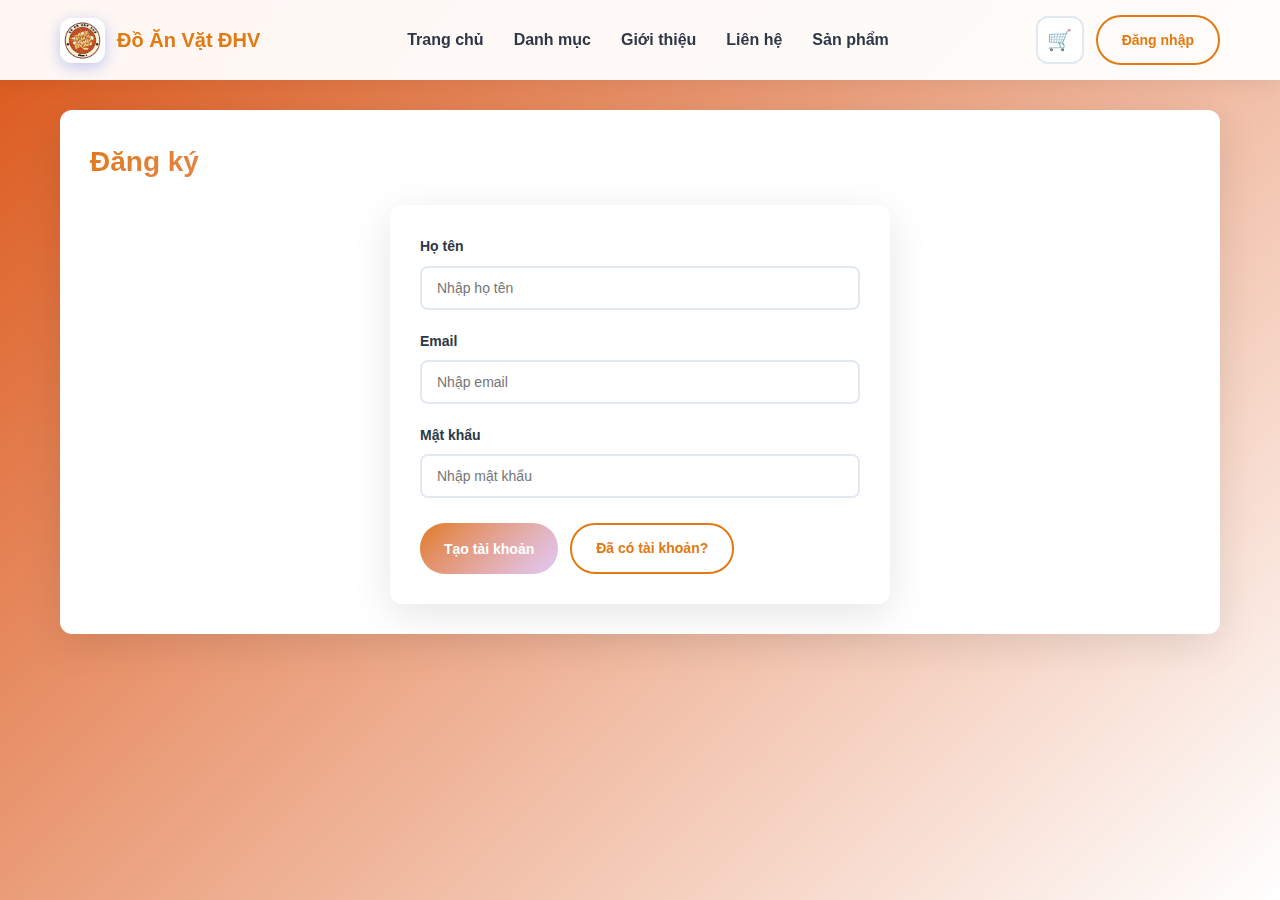
<file: register.html>
<!DOCTYPE html>
<html lang="vi">
  <head>
    <meta charset="UTF-8" />
    <title>Đăng ký</title>
    <link rel="stylesheet" href="css/doan.css" />
  </head>
  <body>
    <header class="header">
      <div class="container">
        <div class="topbar">
          <a class="brand" href="index.html">
            <img
              class="brand__logo"
              src="images/logo.jpg"
              alt="Logo Đồ Ăn Vặt ĐHV"
            />
            <span>Đồ Ăn Vặt ĐHV</span>
          </a>

          <nav class="nav">
            <a data-nav href="index.html">Trang chủ</a>
            <a href="category.html?cat=ALL">Danh mục</a>
            <a data-nav href="about.html">Giới thiệu</a>
            <a data-nav href="contact.html">Liên hệ</a>
            <a data-nav href="product-detail.html">Sản phẩm</a>
          </nav>

          <div class="actions">
            <a class="icon-btn" href="cart.html" aria-label="Giỏ hàng">
              🛒
              <span class="badge hidden" id="cartCount">0</span>
            </a>
            <a class="btn btn--ghost" id="authLink" href="login.html"
              >Đăng nhập</a
            >
            <button class="menu-btn" data-menu-btn aria-label="Menu">☰</button>
          </div>
        </div>

        <div class="mobile-nav" data-mobile-nav>
          <a data-nav href="index.html">Trang chủ</a>
          <a data-nav href="about.html">Giới thiệu</a>
          <a data-nav href="contact.html">Liên hệ</a>
          <a data-nav href="product-detail.html">Sản phẩm</a>
          <a data-nav href="cart.html">Giỏ hàng</a>
          <a data-nav href="login.html">Đăng nhập</a>
        </div>
      </div>
    </header>

    <main class="main-wrapper" style="grid-template-columns: 1fr">
      <section class="content">
        <h1 class="page-title">Đăng ký</h1>

        <form class="form" id="registerForm">
          <div class="form-row">
            <label>Họ tên</label>
            <input name="name" required placeholder="Nhập họ tên" />
          </div>
          <div class="form-row">
            <label>Email</label>
            <input
              name="email"
              type="email"
              required
              placeholder="Nhập email"
            />
          </div>
          <div class="form-row">
            <label>Mật khẩu</label>
            <input
              name="pass"
              type="password"
              required
              placeholder="Nhập mật khẩu"
            />
          </div>
          <div class="form-actions">
            <button class="btn-primary" type="submit">Tạo tài khoản</button>
            <a class="btn-outline" href="login.html">Đã có tài khoản?</a>
          </div>
        </form>
      </section>
    </main>

    <script src="js/doan.js"></script>
  </body>
</html>
</file>
<file: css/doan.css>
* {
  margin: 0;
  padding: 0;
  box-sizing: border-box;
}

html {
  scroll-behavior: smooth;
}

body {
  font-family: "Segoe UI", Tahoma, Geneva, Verdana, sans-serif;
  background: linear-gradient(135deg, #db5719 0%, #ffffff 100%);
  background-attachment: fixed;
  color: #2d3748;
  line-height: 1.6;
  overflow-x: hidden;
}

img {
  max-width: 100%;
  display: block;
}

a {
  text-decoration: none;
  color: inherit;
}

button {
  font-family: inherit;
  cursor: pointer;
}
/* Cấu hình chung và màu sắc */
:root {
  --primary: lab(62.26% 37.07 66.09);
  --primary-dark: #5568d3;
  --secondary: #e1c9f8;
  --accent: #f093fb;
  --success: #48bb78;
  --danger: #f56565;
  --warning: #ed8936;

  --text: #2d3748;
  --text-light: #718096;
  --bg: #ffffff;
  --bg-light: #f7fafc;
  --border: #e2e8f0;

  --radius: 12px;
  --shadow: 0 10px 40px rgba(0, 0, 0, 0.1);
  --shadow-hover: 0 20px 60px rgba(0, 0, 0, 0.15);
}

.container {
  max-width: 1200px;
  margin: 0 auto;
  padding: 0 20px;
}

.hidden {
  display: none !important;
}

.muted {
  color: var(--text-light);
  font-size: 14px;
}

.badge {
  display: inline-flex;
  align-items: center;
  justify-content: center;
  min-width: 24px;
  height: 24px;
  padding: 0 8px;
  border-radius: 12px;
  background: linear-gradient(135deg, var(--primary), var(--secondary));
  color: #fff;
  font-size: 12px;
  font-weight: 700;
}
/* Header và điều hướng */
.header {
  position: sticky;
  top: 0;
  z-index: 100;
  background: rgba(255, 255, 255, 0.95);
  backdrop-filter: blur(10px);
  box-shadow: 0 2px 20px rgba(0, 0, 0, 0.08);
  transition: all 0.3s ease;
}

.header.is-shadow {
  box-shadow: 0 4px 30px rgba(0, 0, 0, 0.12);
}

.topbar {
  display: flex;
  align-items: center;
  justify-content: space-between;
  gap: 20px;
  padding: 15px 0;
}

.brand {
  display: flex;
  align-items: center;
  gap: 12px;
  font-weight: 900;
  font-size: 20px;
  color: var(--primary);
  transition: transform 0.3s ease;
}

.brand:hover {
  transform: scale(1.05);
}

.brand__logo {
  width: 45px;
  height: 45px;
  border-radius: 12px;
  object-fit: cover;
  display: block;
  box-shadow: 0 4px 15px rgba(102, 126, 234, 0.4);
  background: transparent;
}

.nav {
  display: flex;
  gap: 30px;
  align-items: center;
}

.nav a {
  position: relative;
  font-weight: 600;
  color: var(--text);
  padding: 8px 0;
  transition: color 0.3s ease;
}

.nav a:hover,
.nav a.is-active {
  color: var(--primary);
}

.nav a::after {
  content: "";
  position: absolute;
  left: 0;
  right: 0;
  bottom: 0;
  height: 3px;
  background: linear-gradient(90deg, var(--primary), var(--secondary));
  border-radius: 3px;
  transform: scaleX(0);
  transform-origin: left;
  transition: transform 0.3s ease;
}

.nav a:hover::after,
.nav a.is-active::after {
  transform: scaleX(1);
}

.actions {
  display: flex;
  gap: 12px;
  align-items: center;
}

.icon-btn {
  position: relative;
  width: 48px;
  height: 48px;
  border-radius: 12px;
  border: 2px solid var(--border);
  background: var(--bg);
  display: flex;
  align-items: center;
  justify-content: center;
  font-size: 20px;
  transition: all 0.3s ease;
}

.icon-btn:hover {
  border-color: var(--primary);
  background: var(--bg-light);
  transform: translateY(-2px);
  box-shadow: 0 6px 20px rgba(102, 126, 234, 0.2);
}

.icon-btn .badge {
  position: absolute;
  top: -8px;
  right: -8px;
}

.menu-btn {
  display: none;
  width: 48px;
  height: 48px;
  border-radius: 12px;
  border: 2px solid var(--border);
  background: var(--bg);
  font-size: 24px;
}

.mobile-nav {
  display: none;
  padding: 15px 0;
  border-top: 1px solid var(--border);
}

.mobile-nav a {
  display: block;
  padding: 12px 0;
  font-weight: 600;
  color: var(--text);
  transition: color 0.3s ease;
}

.mobile-nav a:hover {
  color: var(--primary);
}

.mobile-nav.is-open {
  display: block;
}

.btn,
.btn-primary,
.btn-outline,
.btn--ghost,
.btn--brand {
  display: inline-flex;
  align-items: center;
  justify-content: center;
  gap: 8px;
  padding: 12px 24px;
  border-radius: 25px;
  border: 2px solid transparent;
  font-weight: 600;
  font-size: 14px;
  transition: all 0.3s ease;
  cursor: pointer;
}

.btn-primary,
.btn--brand {
  background: linear-gradient(135deg, var(--primary), var(--secondary));
  color: #fff;
  border: none;
}

.btn-primary:hover,
.btn--brand:hover {
  transform: translateY(-2px);
  box-shadow: 0 8px 25px rgba(102, 126, 234, 0.3);
}

.btn-outline,
.btn--ghost {
  background: transparent;
  color: var(--primary);
  border-color: var(--primary);
}

.btn-outline:hover,
.btn--ghost:hover {
  background: var(--primary);
  color: #fff;
  transform: translateY(-2px);
}
/* layout chính  */
.main-wrapper {
  max-width: 1200px;
  margin: 30px auto;
  padding: 0 20px;
  display: grid;
  grid-template-columns: 280px 1fr;
  gap: 30px;
}
/* Thanh bên danh mục */
.sidebar {
  background: var(--bg);
  border-radius: var(--radius);
  box-shadow: var(--shadow);
  overflow: hidden;
  height: fit-content;
  position: sticky;
  top: 100px;
}
/* Tiêu đề danh mục */
.sidebar-title {
  background: linear-gradient(135deg, var(--primary), var(--secondary));
  color: #fff;
  font-size: 15px;
  font-weight: 700;
  padding: 15px 20px;
  text-transform: uppercase;
  letter-spacing: 0.5px;
}
/* Danh sách danh mục */
.category-list {
  list-style: none;
}
/* Mục danh mục */
.category-item {
  border-bottom: 1px solid var(--border);
}
/* Xóa viền dưới cùng của mục danh mục cuối cùng */
.category-item:last-child {
  border-bottom: none;
}

.category-header {
  width: 100%;
  text-align: left;
  padding: 14px 20px;
  border: none;
  background: var(--bg);
  cursor: pointer;
  font-size: 14px;
  font-weight: 600;
  color: var(--text);
  display: flex;
  align-items: center;
  justify-content: space-between;
  transition: all 0.3s ease;
}

.category-header:hover {
  background: var(--bg-light);
  color: var(--primary);
}

.category-item.active .category-header {
  background: linear-gradient(
    135deg,
    rgba(102, 126, 234, 0.1),
    rgba(118, 75, 162, 0.1)
  );
  color: var(--primary);
}

.category-header .arrow {
  font-size: 12px;
  transition: transform 0.3s ease;
}

.category-item.open .arrow {
  transform: rotate(180deg);
}

.subcategory-list {
  list-style: none;
  padding: 10px 20px 15px 35px;
  display: none;
  font-size: 13px;
  background: var(--bg-light);
}

.subcategory-list li {
  padding: 8px 0;
  cursor: pointer;
  color: var(--text-light);
  transition: color 0.3s ease;
}

.subcategory-list li:hover {
  color: var(--primary);
}

.category-item.open .subcategory-list {
  display: block;
}
/* Nội dung chính */
.content {
  background: var(--bg);
  border-radius: var(--radius);
  padding: 30px;
  box-shadow: var(--shadow);
}

.page-title {
  font-size: 28px;
  font-weight: 800;
  color: var(--text);
  margin-bottom: 20px;
  background: linear-gradient(135deg, var(--primary), var(--secondary));
  -webkit-background-clip: text;
  -webkit-text-fill-color: transparent;
  background-clip: text;
}

.content-head {
  display: flex;
  align-items: center;
  justify-content: space-between;
  gap: 20px;
  margin-bottom: 25px;
  flex-wrap: wrap;
}

.toolbar {
  display: flex;
  gap: 12px;
  flex-wrap: wrap;
  align-items: center;
}

.select {
  padding: 10px 15px;
  border: 2px solid var(--border);
  border-radius: 8px;
  outline: none;
  font-size: 14px;
  background: var(--bg);
  color: var(--text);
  transition: all 0.3s ease;
}

.select:focus {
  border-color: var(--primary);
  box-shadow: 0 0 0 3px rgba(102, 126, 234, 0.1);
}
/* Lưới sản phẩm */
.product-grid {
  display: grid;
  grid-template-columns: repeat(auto-fill, minmax(240px, 1fr));
  gap: 25px;
  margin-bottom: 30px;
}

.product-card {
  position: relative;
  background: var(--bg);
  border: 2px solid var(--border);
  border-radius: var(--radius);
  padding: 15px;
  transition: all 0.3s ease;
  display: flex;
  flex-direction: column;
  overflow: hidden;
}

.product-card::before {
  content: "";
  position: absolute;
  top: 0;
  left: 0;
  right: 0;
  height: 4px;
  background: linear-gradient(90deg, var(--primary), var(--secondary));
  transform: scaleX(0);
  transition: transform 0.3s ease;
}

.product-card:hover::before {
  transform: scaleX(1);
}

.product-card:hover {
  border-color: var(--primary);
  transform: translateY(-8px);
  box-shadow: var(--shadow-hover);
}

.product-badge {
  position: absolute;
  top: 15px;
  left: 15px;
  background: linear-gradient(135deg, var(--warning), var(--danger));
  color: #fff;
  font-size: 11px;
  font-weight: 700;
  padding: 5px 10px;
  border-radius: 20px;
  z-index: 1;
  box-shadow: 0 4px 10px rgba(0, 0, 0, 0.2);
}

.product-img-wrapper {
  width: 100%;
  height: 200px;
  border-radius: 10px;
  overflow: hidden;
  margin-bottom: 15px;
  background: var(--bg-light);
}

.product-img {
  width: 100%;
  height: 100%;
  object-fit: cover;
  transition: transform 0.5s ease;
}

.product-card:hover .product-img {
  transform: scale(1.1);
}

.product-name {
  font-size: 15px;
  font-weight: 600;
  color: var(--text);
  margin-bottom: 10px;
  min-height: 40px;
  line-height: 1.4;
}

.product-price {
  display: flex;
  align-items: baseline;
  gap: 10px;
  margin-bottom: 15px;
}

.price-main {
  color: var(--danger);
  font-weight: 800;
  font-size: 18px;
}

.price-old {
  font-size: 13px;
  text-decoration: line-through;
  color: var(--text-light);
}

.product-actions {
  display: flex;
  flex-direction: column;
  gap: 8px;
  margin-top: auto;
}
/* Phân trang */
.pagination {
  display: flex;
  justify-content: center;
  align-items: center;
  gap: 8px;
  margin-top: 30px;
}

.page-btn {
  width: 40px;
  height: 40px;
  border-radius: 50%;
  border: 2px solid var(--border);
  background: var(--bg);
  color: var(--text);
  font-weight: 600;
  transition: all 0.3s ease;
}

.page-btn:hover,
.page-btn.active {
  background: linear-gradient(135deg, var(--primary), var(--secondary));
  color: #fff;
  border-color: transparent;
  transform: scale(1.1);
}
/* form chung cho login, thanh toán, ...*/
.form {
  max-width: 500px;
  margin: 0 auto;
  background: var(--bg);
  border-radius: var(--radius);
  padding: 30px;
  box-shadow: var(--shadow);
}

.form h1,
.form h2 {
  margin-bottom: 20px;
  color: var(--text);
}

.form-row {
  margin-bottom: 20px;
}

.form label {
  display: block;
  font-weight: 600;
  color: var(--text);
  margin-bottom: 8px;
  font-size: 14px;
}

.form input,
.form textarea,
.form select {
  width: 100%;
  padding: 12px 15px;
  border: 2px solid var(--border);
  border-radius: 8px;
  outline: none;
  font-size: 14px;
  transition: all 0.3s ease;
  background: var(--bg);
}

.form input:focus,
.form textarea:focus,
.form select:focus {
  border-color: var(--primary);
  box-shadow: 0 0 0 3px rgba(102, 126, 234, 0.1);
}

.form textarea {
  min-height: 100px;
  resize: vertical;
}

.form-actions {
  display: flex;
  gap: 12px;
  flex-wrap: wrap;
  margin-top: 25px;
}
/* Giỏ hàng */
.table {
  width: 100%;
  border-collapse: collapse;
  background: var(--bg);
  border-radius: var(--radius);
  overflow: hidden;
  box-shadow: 0 2px 10px rgba(0, 0, 0, 0.05);
}

.table th,
.table td {
  padding: 15px;
  text-align: left;
  border-bottom: 1px solid var(--border);
}

.table th {
  background: linear-gradient(
    135deg,
    rgba(102, 126, 234, 0.1),
    rgba(118, 75, 162, 0.1)
  );
  font-weight: 700;
  color: var(--primary);
  text-transform: uppercase;
  font-size: 13px;
  letter-spacing: 0.5px;
}

.table tr:last-child td {
  border-bottom: none;
}

.cart-actions {
  display: flex;
  justify-content: space-between;
  gap: 15px;
  flex-wrap: wrap;
  margin-top: 25px;
}

.qty {
  display: flex;
  align-items: center;
  gap: 10px;
}

.qty input {
  width: 70px;
  padding: 8px;
  border: 2px solid var(--border);
  border-radius: 6px;
  text-align: center;
  font-weight: 600;
}

.total-box {
  display: flex;
  justify-content: flex-end;
  margin-top: 20px;
  font-size: 22px;
  font-weight: 800;
  color: var(--danger);
}
/* Trang chi tiết sản phẩm */
.detail {
  display: grid;
  grid-template-columns: 400px 1fr;
  gap: 30px;
  align-items: start;
}

.detail-img {
  width: 100%;
  height: 400px;
  object-fit: cover;
  border-radius: var(--radius);
  border: 2px solid var(--border);
  box-shadow: var(--shadow);
}

.detail h2 {
  font-size: 26px;
  margin-bottom: 15px;
  color: var(--text);
}
/* Trang tài khoản người dùng */
.account-container {
  max-width: 900px;
  margin: 0 auto;
}

.account-header {
  text-align: center;
  padding: 40px 20px;
  background: linear-gradient(135deg, var(--primary), var(--secondary));
  border-radius: var(--radius);
  color: #fff;
  margin-bottom: 30px;
  box-shadow: var(--shadow);
}

.account-avatar {
  width: 100px;
  height: 100px;
  border-radius: 50%;
  background: rgba(255, 255, 255, 0.2);
  display: flex;
  align-items: center;
  justify-content: center;
  font-size: 40px;
  margin: 0 auto 15px;
  border: 4px solid rgba(255, 255, 255, 0.3);
}

.account-name {
  font-size: 28px;
  font-weight: 800;
  margin-bottom: 5px;
}

.account-email {
  font-size: 16px;
  opacity: 0.9;
}

.account-grid {
  display: grid;
  grid-template-columns: repeat(auto-fit, minmax(250px, 1fr));
  gap: 20px;
  margin-bottom: 30px;
}

.account-card {
  background: var(--bg);
  border-radius: var(--radius);
  padding: 25px;
  box-shadow: var(--shadow);
  border: 2px solid var(--border);
  transition: all 0.3s ease;
}

.account-card:hover {
  border-color: var(--primary);
  transform: translateY(-5px);
  box-shadow: var(--shadow-hover);
}

.account-card-icon {
  width: 50px;
  height: 50px;
  border-radius: 12px;
  background: linear-gradient(135deg, var(--primary), var(--secondary));
  display: flex;
  align-items: center;
  justify-content: center;
  font-size: 24px;
  margin-bottom: 15px;
}

.account-card-title {
  font-size: 18px;
  font-weight: 700;
  color: var(--text);
  margin-bottom: 8px;
}

.account-card-value {
  font-size: 24px;
  font-weight: 800;
  background: linear-gradient(135deg, var(--primary), var(--secondary));
  -webkit-background-clip: text;
  -webkit-text-fill-color: transparent;
  background-clip: text;
}

.account-section {
  background: var(--bg);
  border-radius: var(--radius);
  padding: 30px;
  box-shadow: var(--shadow);
  margin-bottom: 20px;
}

.account-section h3 {
  font-size: 20px;
  font-weight: 700;
  color: var(--text);
  margin-bottom: 20px;
  padding-bottom: 15px;
  border-bottom: 2px solid var(--border);
}

.order-item {
  padding: 20px;
  border: 2px solid var(--border);
  border-radius: 10px;
  margin-bottom: 15px;
  transition: all 0.3s ease;
}

.order-item:hover {
  border-color: var(--primary);
  box-shadow: 0 4px 15px rgba(102, 126, 234, 0.15);
}

.order-header {
  display: flex;
  justify-content: space-between;
  align-items: center;
  margin-bottom: 15px;
  flex-wrap: wrap;
  gap: 10px;
}

.order-id {
  font-weight: 700;
  color: var(--primary);
}

.order-status {
  padding: 6px 15px;
  border-radius: 20px;
  font-size: 12px;
  font-weight: 700;
  background: linear-gradient(135deg, var(--success), #38a169);
  color: #fff;
}

.order-details {
  font-size: 14px;
  color: var(--text-light);
  line-height: 1.8;
}

.no-orders {
  text-align: center;
  padding: 40px 20px;
  color: var(--text-light);
}
.footer {
  background: linear-gradient(135deg, var(--primary), var(--secondary));
  color: #fff;
  padding: 40px 20px;
  text-align: center;
  margin-top: 50px;
}

.footer-title {
  font-size: 20px;
  font-weight: 800;
  margin-bottom: 15px;
  text-transform: uppercase;
  letter-spacing: 1px;
}

.footer-info {
  list-style: none;
  font-size: 14px;
  line-height: 2;
  opacity: 0.95;
}
.to-top {
  position: fixed;
  right: 20px;
  bottom: 20px;
  width: 50px;
  height: 50px;
  border-radius: 50%;
  background: linear-gradient(135deg, var(--primary), var(--secondary));
  color: #fff;
  border: none;
  font-size: 24px;
  box-shadow: 0 6px 20px rgba(206, 206, 207, 0.4);
  opacity: 0;
  transform: translateY(20px);
  pointer-events: none;
  transition: all 0.3s ease;
  z-index: 99;
}

.to-top.is-show {
  opacity: 1;
  transform: translateY(0);
  pointer-events: auto;
}
.to-top:hover {
  transform: translateY(-5px);
  box-shadow: 0 8px 30px rgba(102, 126, 234, 0.5);
}
/* Responsive cho tablet */
@media (max-width: 1024px) {
  .nav {
    display: none;
  }

  .menu-btn {
    display: flex;
    align-items: center;
    justify-content: center;
  }

  .main-wrapper {
    grid-template-columns: 1fr;
  }

  .sidebar {
    position: static;
  }

  .detail {
    grid-template-columns: 1fr;
  }
}
/* Responsive cho thiết bị di động */
@media (max-width: 768px) {
  .topbar {
    flex-wrap: wrap;
  }

  .product-grid {
    grid-template-columns: repeat(auto-fill, minmax(180px, 1fr));
    gap: 15px;
  }

  .content {
    padding: 20px;
  }

  .content-head {
    flex-direction: column;
    align-items: stretch;
  }

  .toolbar {
    flex-direction: column;
  }

  .select {
    width: 100%;
  }

  .account-grid {
    grid-template-columns: 1fr;
  }

  .cart-actions {
    flex-direction: column;
  }
}

@media (max-width: 480px) {
  .brand {
    font-size: 16px;
  }

  .brand__logo {
    width: 40px;
    height: 40px;
  }

  .product-grid {
    grid-template-columns: 1fr;
  }

  .page-title {
    font-size: 22px;
  }

  .form {
    padding: 20px;
  }
}
</file>
